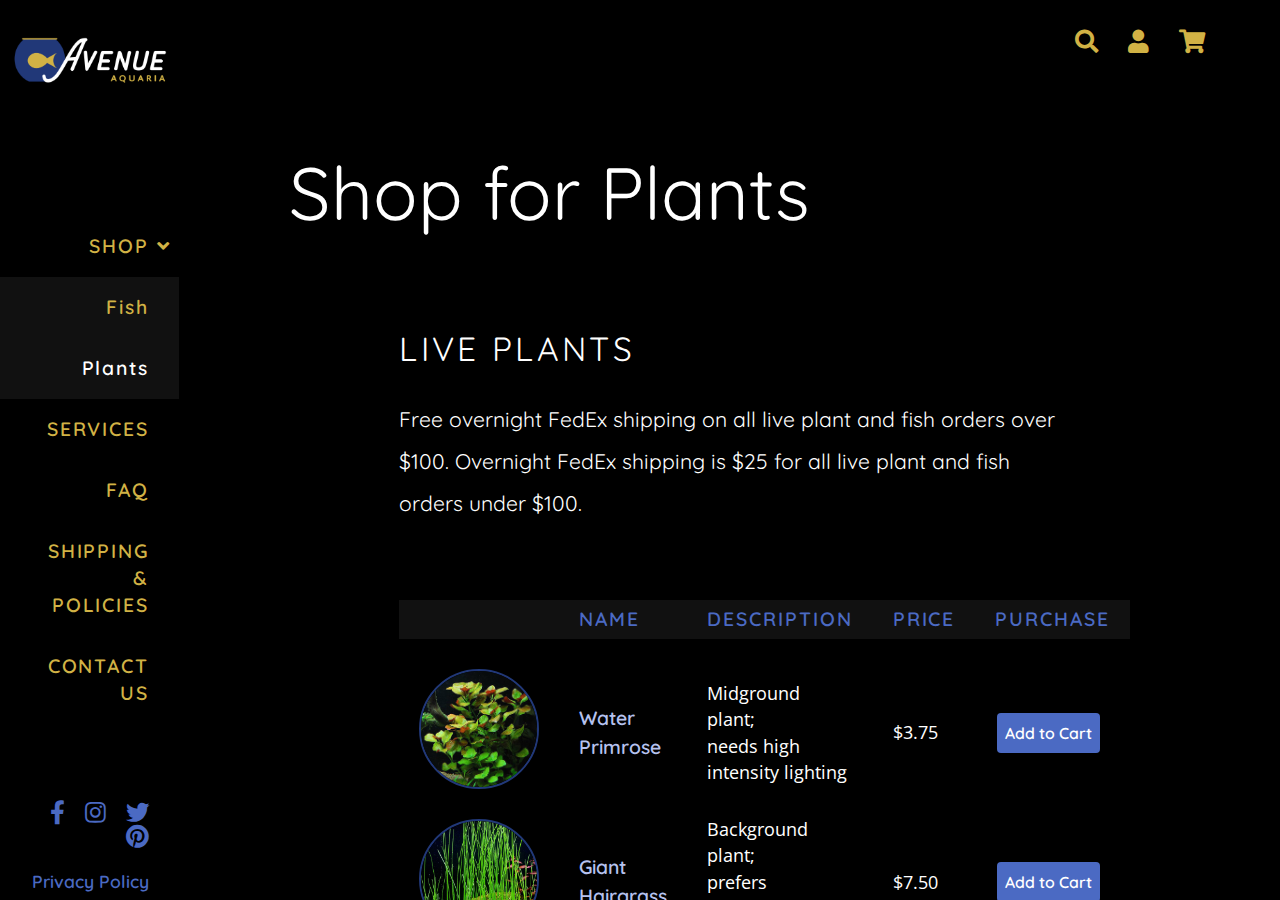
<file: plants.html>
<!DOCTYPE html>
<html lang="en">
<head>
    <meta charset="UTF-8">
    <meta name="viewport" content="width=device-width, initial-scale=1.0">
    <link rel="stylesheet" href="assets/stylesheets/styles.css">
    <link rel="stylesheet" href="assets/stylesheets/responsive.css">
    <link rel="stylesheet" href="https://cdnjs.cloudflare.com/ajax/libs/font-awesome/5.15.1/css/all.min.css">
    <title>AvenueAquaria-ShopPlants</title>
</head>
<body>

    <div class="main-container">

        <div class="menu-btn">
          <i class="fas fa-bars"></i>
        </div>

        <header>
          <div class="logo"><a href="index.html"><span>AvenueAquaria</span></a></div>
          <div>
              <a href="" target="_blank" class="fa fa-search fa-lg pad-right-25"></a>
              <a href="" target="_blank" class="fa fa-user fa-lg pad-right-25"></a>
              <a href="" target="_blank" class="fa fa-shopping-cart fa-lg pad-right-25"></a>
          </div>
      </header>


        <nav>
            <div class="logo"><a href="index.html"><span>AvenueAquaria</span></a></div>
            <div class="close-btn"><i class="fas fa-times"></i></div>
            <div class="nav-menu">
                <div class="side-bar">
                    <div class="menu">
                        <div class="item">
                            <a class="sub-btn">SHOP<i class="fas fa-angle-right dropdown rotate"></i></a>
                            <div class="sub-menu" style="display: block;">
                                <a href="fish.html" class="sub-item">Fish</a>
                                <a href="plants.html" class="sub-item text-white">Plants</a>
                            </div>
                        </div>
                        <div class="item"><a href="services.html">SERVICES</a></div>
                        <div class="item"><a href="faq.html">FAQ</a></div>
                        <div class="item"><a href="storepolicies.html">SHIPPING &amp; <br>POLICIES</a></div>
                        <div class="item"><a href="contact.html">CONTACT US</a></div>
                    </div>
                </div>
            </div>
            <div class="nav-footer">
                <div>
                    <a href="" target="_blank" class="fab fa-facebook-f fa-lg"></a>
                    <a href="" target="_blank" class="fab fa-instagram fa-lg"></a>
                    <a href="" target="_blank" class="fab fa-twitter fa-lg"></a>
                    <a href="" target="_blank" class="fab fa-pinterest fa-lg"></a>
                </div>
                <div class="footer-text">
                Privacy Policy <br>
                &copy; 2024 AvenueAquaria 
                </div>
            </div>
        </nav>

        <main>
            <section class="plants-container">
                <div class="pg-title">
                    <h1>Shop for Plants</h1>
                </div>
             
                <div class="plant-text">
                  <h2 id="plants">LIVE PLANTS</h2>
                  <p>Free overnight FedEx shipping on all live plant and fish orders over $100.  
                    Overnight FedEx shipping is $25 for all live plant and fish orders under $100. 
                  </p>
                </div>

                <div class="plants-table">
                    <table style="border-collapse: collapse; border-spacing: 0px;" id="plantsTable" class="plantstable">

                        <thead >
                          <tr>
                            <th style="cursor: default;"></th>
                            <th class="sort-label" onclick="sortTable(1,'asc')">NAME</th>
                            <th class="sort-label" onclick="sortTable(2,'asc')">DESCRIPTION</th>
                            <th class="sort-label" onclick="sortTable(3,'asc')" >PRICE</th>
                            <th style="cursor: default;">PURCHASE</th>
                          </tr>
                        </thead>
                        <tbody>
                          <tr>
                            <td class="text-cell plantimg" cell-label=""><img class="plant-image" src="./assets/images/waterprimrose.jpg"></td>
                            <td class="text-cell bold" cell-label="Name">Water Primrose</td>
                            <td class="text-cell" cell-label="Description">Midground plant;<br>needs high intensity lighting</td>
                            <td class="text-cell" cell-label="Price">$3.75</td>
                            <td class="text-cell" cell-label="Purchase"><button>Add to Cart</button></td>
                          </tr>
                  
                          <tr>
                            <td class="text-cell plantimg" cell-label=""><img class="plant-image" src="./assets/images/Hairgrass.jpg"></td>
                            <td class="text-cell bold" cell-label="Name">Giant Hairgrass</td>
                            <td class="text-cell" cell-label="Description">Background plant;<br>prefers moderate to high lighting</td>
                            <td class="text-cell" cell-label="Price">$7.50</td>
                            <td class="text-cell" cell-label="Purchase"><button>Add to Cart</button></td>
                          </tr>
                  
                          <tr>
                            <td class="text-cell plantimg" cell-label=""><img class="plant-image" src="./assets/images/Hornwort.jpg"></td>
                            <td class="text-cell bold" cell-label="Name">Hornwort</td>
                            <td class="text-cell" cell-label="Description">Midground plant;<br>prefers moderate to high lighting</td>
                            <td class="text-cell" cell-label="Price">$4.85</td>
                            <td class="text-cell" cell-label="Purchase"><button>Add to Cart</button></td>
                          </tr>
                  
                          <tr>
                            <td class="text-cell plantimg" cell-label=""><img class="plant-image" src="./assets/images/DwarfAnubias.jpg"></td>
                            <td class="text-cell bold" cell-label="Name">Dwarf Anubias</td>
                            <td class="text-cell" cell-label="Description">Foreground plant;<br>needs low lighting</td>
                            <td class="text-cell" cell-label="Price">$5.25</td>
                            <td class="text-cell" cell-label="Purchase"><button>Add to Cart</button></td>
                          </tr>
                  
                          <tr>
                            <td class="text-cell plantimg" cell-label=""><img class="plant-image" src="./assets/images/RedMelonSword.jpg"></td>
                            <td class="text-cell bold" cell-label="Name">Red Melon Sword</td>
                            <td class="text-cell" cell-label="Description">Midground plant;<br>needs high intensity lighting</td>
                            <td class="text-cell" cell-label="Price">$6.15</td>
                            <td class="text-cell" cell-label="Purchase"><button>Add to Cart</button></td>
                          </tr>
                  
                          <tr>
                            <td class="text-cell plantimg" cell-label=""><img class="plant-image" src="./assets/images/MicroSword.jpg"></td>
                            <td class="text-cell bold" cell-label="Name">Micro Sword</td>
                            <td class="text-cell" cell-label="Description">Foreground plant;<br>needs moderate lighting</td>
                            <td class="text-cell" cell-label="Price">$4.00</td>
                            <td class="text-cell" cell-label="Purchase"><button>Add to Cart</button></td>
                          </tr>
                        </tbody>
                
                                       
                      </table>
                </div>

                <div class="plant-text2">
                  <h2 id="chooseplant">CHOOSING A PLANT</h2>
                  <p>With so many choices, it can be difficult to decide which plant is right for your aquarium. Check out this video
                    for helpful plant selection tips. Still have questions? <a class="link-intext" href="contact.html">Contact us</a> for help! 
                  </p>
                </div>
                <div class="plant-video">
                  <div class="plantauto-resizable-iframe">
                    <div>
                      <img class="plant-circlestyle plant-circle1pos" src="assets/images/PurpleCircle.png">
                      <iframe src="https://www.youtube.com/embed/VxqfdC5vk5Q" title="If You are New to Aquatic Plants 
                      You NEED to See This! Guide To Aquatic Plant Types" frameborder="0" allow="accelerometer; autoplay; clipboard-write; 
                      encrypted-media; gyroscope; picture-in-picture; web-share" allowfullscreen></iframe>
                    </div>
                  </div>
                </div>
               
            </section>
          
        </main>

    </div>

    <script src="https://cdnjs.cloudflare.com/ajax/libs/jquery/3.5.1/jquery.min.js"></script>
    <script src="assets/javascripts/scripts.js"></script>  
    <script>
        function sortTable(n,z) {
      var table, rows, switching, i, x, y, shouldSwitch, dir, switchcount = 0;
      table = document.getElementById("plantsTable");
      switching = true;
      //Set the sorting direction to ascending:
      dir = z === "asc" ? "asc" : "desc";
      var headers=table.getElementsByTagName("th");
      for (var i = 0; i < headers.length; i++) {
        headers [i].classList.remove("sorted");
      }
      headers[n].classList.add("sorted");
      
      /*Make a loop that will continue until
      no switching has been done:*/
      while (switching) {
        //start by saying: no switching is done:
        switching = false;
        rows = table.rows;
        /*Loop through all table rows (except the
        first, which contains table headers):*/
        for (i = 1; i < (rows.length - 1); i++) {
          //start by saying there should be no switching:
          shouldSwitch = false;
          /*Get the two elements you want to compare,
          one from current row and one from the next:*/
          x = rows[i].getElementsByTagName("td")[n];
          y = rows[i + 1].getElementsByTagName("td")[n];
          /*check if the two rows should switch place,
          based on the direction, asc or desc:*/
          if (dir == "asc") {
            if (x.innerHTML.toLowerCase() > y.innerHTML.toLowerCase()) {
              //if so, mark as a switch and break the loop:
              shouldSwitch= true;
              break;
            }
          } else if (dir == "desc") {
            if (x.innerHTML.toLowerCase() < y.innerHTML.toLowerCase()) {
              //if so, mark as a switch and break the loop:
              shouldSwitch = true;
              break;
            }
          }
        }
        if (shouldSwitch) {
          /*If a switch has been marked, make the switch
          and mark that a switch has been done:*/
          rows[i].parentNode.insertBefore(rows[i + 1], rows[i]);
          switching = true;
          //Each time a switch is done, increase this count by 1:
          switchcount ++;      
        } else {
          /*If no switching has been done AND the direction is "asc",
          set the direction to "desc" and run the while loop again.*/
          if (switchcount == 0 && dir == "asc") {
            dir = "desc";
            switching = true;
          }
        }
      }
    }
    </script>  
   
</body>
</html>
</file>
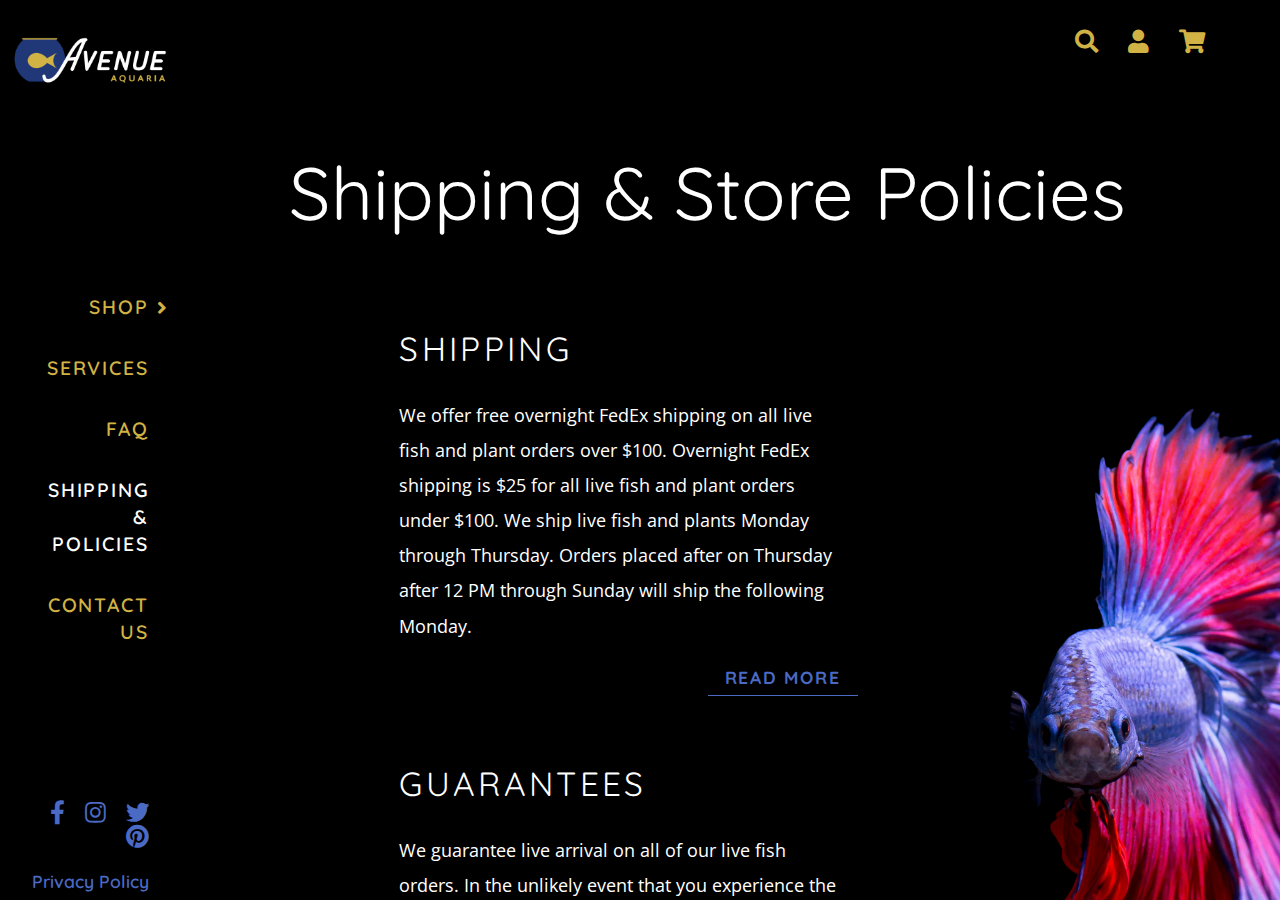
<file: storepolicies.html>
<!DOCTYPE html>
<html lang="en">
<head>
    <meta charset="UTF-8">
    <meta name="viewport" content="width=device-width, initial-scale=1.0">
    <link rel="stylesheet" href="assets/stylesheets/styles.css">
    <link rel="stylesheet" href="assets/stylesheets/responsive.css">
    <link rel="stylesheet" href="https://cdnjs.cloudflare.com/ajax/libs/font-awesome/5.15.1/css/all.min.css">
    <title>AvenueAquaria-Policies</title>
</head>
<body>

    <div class="main-container">
        <div class="menu-btn">
            <i class="fas fa-bars"></i>
        </div>

        <header>
            <div class="logo"><a href="index.html"><span>AvenueAquaria</span></a></div>
            <div>
                <a href="" target="_blank" class="fa fa-search fa-lg pad-right-25"></a>
                <a href="" target="_blank" class="fa fa-user fa-lg pad-right-25"></a>
                <a href="" target="_blank" class="fa fa-shopping-cart fa-lg pad-right-25"></a>
            </div>
        </header>


        <nav>
            <div class="logo"><a href="index.html"><span>AvenueAquaria</span></a></div>
            <div class="close-btn"><i class="fas fa-times"></i></div>
            <div class="nav-menu">
                <div class="side-bar">
                    <div class="menu">
                        <div class="item">
                            <a class="sub-btn">SHOP<i class="fas fa-angle-right dropdown"></i></a>
                            <div class="sub-menu">
                                <a href="fish.html" class="sub-item">Fish</a>
                                <a href="plants.html" class="sub-item">Plants</a>
                            </div>
                        </div>
                        <div class="item"><a href="services.html">SERVICES</a></div>
                        <div class="item"><a href="faq.html">FAQ</a></div>
                        <div class="item"><a class="text-white" href="storepolicies.html">SHIPPING &amp; <br>POLICIES</a></div>
                        <div class="item"><a href="contact.html">CONTACT US</a></div>
                    </div>
                </div>
            </div>
            <div class="nav-footer">
                <div>
                    <a href="" target="_blank" class="fab fa-facebook-f fa-lg"></a>
                    <a href="" target="_blank" class="fab fa-instagram fa-lg"></a>
                    <a href="" target="_blank" class="fab fa-twitter fa-lg"></a>
                    <a href="" target="_blank" class="fab fa-pinterest fa-lg"></a>
                </div>
                <div class="footer-text">
                Privacy Policy <br>
                &copy; 2024 AvenueAquaria 
                </div>
            </div>
        </nav>

        <main>
            <section class="policy-container">
                <div class="pg-title">
                    <h1>Shipping &amp; Store Policies</h1>
                </div>
               
                <div class="text">
                    <h2 id="shipping">SHIPPING</h2>
                    <p>We offer free overnight FedEx shipping on all live fish and plant orders over $100.  
                        Overnight FedEx shipping is $25 for all live fish and plant orders under $100. We ship 
                        live fish and plants Monday through Thursday. Orders placed after on Thursday after 12 PM 
                        through Sunday will ship the following Monday.
                    </p>
                    <button class="accordion-button">READ MORE</button>
                    <p class="overflow">Once your order ships, you will receive an email with your FedEx Tracking Number. Please 
                        <a class=link-intext href="contact.html">contact us</a> immediately if your delivery is delayed or does not arrive on schedule or if 
                        your package arrives damaged. 
                    </p>
                    <h2 id="guarantees">GUARANTEES</h2>
                    <p>We guarantee live arrival on all of our live fish orders. In the unlikely event that you 
                        experience the loss of a fish, we will refund you the cost of the fish that you purchased. 
                        If you experience the loss of all fish in the order, we will also refund you any shipping 
                        costs that you paid. Please be prepared to be home at the time of your delivery, and 
                        <a class=link-intext href="contact.html">contact us</a> immediately (by phone or email) if you experience loss. 
                    </p>
                    <button class="accordion-button">READ MORE</button>
                    <p class="overflow">We guarantee the health of our fish for 30 days after arrival. Please <a class=link-intext href="contact.html">contact us</a>
                        immediately if you have any concerns about the health and well-being of your new fish. In many cases, we can 
                        recommend simple adjustments to husbandry that can prevent the loss of your fish. If you do 
                        experience loss, we will refund you the purchase price of your fish.
                    </p>
                    <h2 id="refunds">REFUNDS &amp; EXCHANGES</h2>
                    <p>If for any reason you are unsatisfied with your new fish or live plants, please 
                        <a class=link-intext href="contact.html">contact us</a> immediately. We offer limited exchanges and returns of live plants 
                        and in-store exchanges of live fish on a case-by-case basis. Please see <a class=link-intext href="#guarantees">Guarantees</a> 
                        for information on our live arrival and health guarantees.
                    </p>
                    <button class="accordion-button">READ MORE</button>
                    <p class="overflow bottom-margin">Most orders can be canceled within four hours of placement for a full refund, 
                        including shipping costs. Shipped orders cannot be canceled. Except for shipping costs associated 
                        with our live arrival and health guarantees, shipping costs are non-refundable. 
                    </p>
                </div>
                <div class="img-pleco">
                </div>

            </section>
          
        </main>

    </div>

    <script src="https://cdnjs.cloudflare.com/ajax/libs/jquery/3.5.1/jquery.min.js"></script>
    <script src="assets/javascripts/scripts.js"></script>    
    <script>
        var a = document.getElementsByClassName("accordion-button");
        var i;

        for (i = 0; i < a.length; i++) {
        a[i].addEventListener("click", function() {
            this.classList.toggle("accordion-active");
            var panel = this.nextElementSibling;
            if (panel.style.maxHeight) {
            panel.style.maxHeight = null;
            this.textContent = "READ MORE";
            } else {
            panel.style.maxHeight = panel.scrollHeight + "px";
            this.textContent = "READ LESS";
            }
        });
        }
    </script>
</body>
</html>
</file>
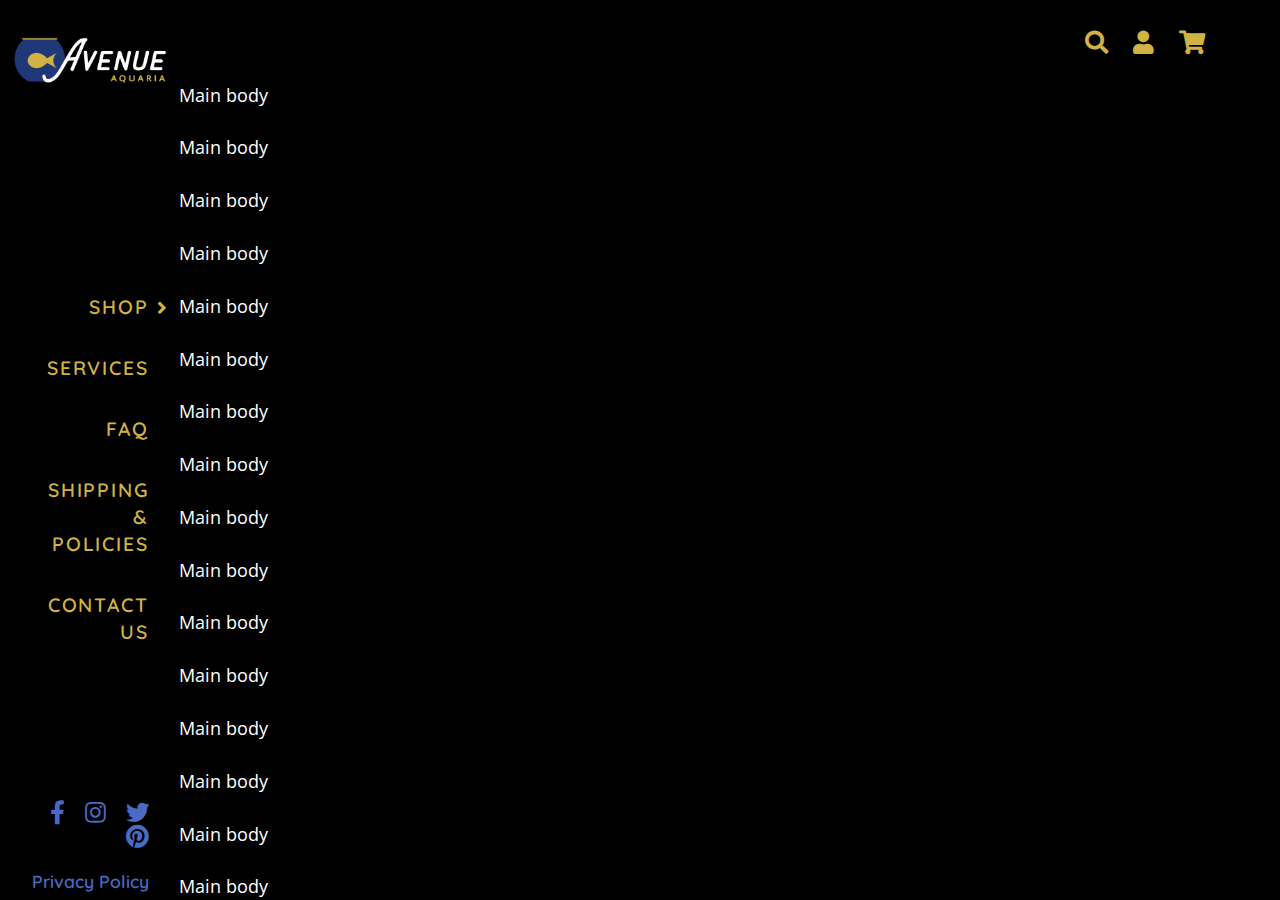
<file: template.html>
<!DOCTYPE html>
<html lang="en">
<head>
    <meta charset="UTF-8">
    <meta name="viewport" content="width=device-width, initial-scale=1.0">
    <link rel="stylesheet" href="assets/stylesheets/styles.css">
    <link rel="stylesheet" href="https://cdnjs.cloudflare.com/ajax/libs/font-awesome/5.15.1/css/all.min.css">
    <script src="https://cdnjs.cloudflare.com/ajax/libs/jquery/3.5.1/jquery.min.js"></script>
    <script src="assets/javascripts/scripts.js"></script>
    <title>PurplePleco</title>
</head>
<body>

    <div class="main-container">

        <header>
            <a href="" target="_blank" class="fa fa-search fa-lg pad-right-25"></a>
            <a href="" target="_blank" class="fa fa-user fa-lg pad-right-25"></a>
            <a href="" target="_blank" class="fa fa-shopping-cart fa-lg pad-right-25"></a>
        </header>


        <nav>
            <div class="logo"><a href="index.html"><span>PurplePleco</span></a></div>
            <div class="nav-menu">
                <div class="side-bar">
                    <div class="menu">
                        <div class="item">
                            <a class="sub-btn">SHOP<i class="fas fa-angle-right dropdown"></i></a>
                            <div class="sub-menu">
                                <a href="#" class="sub-item">Fish</a>
                                <a href="#" class="sub-item">Plants</a>
                            </div>
                        </div>
                        <div class="item"><a href="#">SERVICES</a></div>
                        <div class="item"><a href="#">FAQ</a></div>
                        <div class="item"><a href="#">SHIPPING & <br>POLICIES</a></div>
                        <div class="item"><a href="#">CONTACT US</a></div>
                    </div>
                </div>
            </div>
            <div class="nav-footer">
                <div>
                    <a href="" target="_blank" class="fab fa-facebook-f fa-lg"></a>
                    <a href="" target="_blank" class="fab fa-instagram fa-lg"></a>
                    <a href="" target="_blank" class="fab fa-twitter fa-lg"></a>
                    <a href="" target="_blank" class="fab fa-pinterest fa-lg"></a>
                </div>
                <div class="footer-text">
                Privacy Policy <br>
                &copy; 2024 PurplePleco 
                </div>
            </div>
        </nav>

        <main>
            <p>Main body</p>
            <p>Main body</p><p>Main body</p><p>Main body</p><p>Main body</p><p>Main body</p><p>Main body</p><p>Main body</p><p>Main body</p><p>Main body</p><p>Main body</p><p>Main body</p><p>Main body</p><p>Main body</p><p>Main body</p><p>Main body</p><p>Main body</p><p>Main body</p><p>Main body</p><p>Main body</p><p>Main body</p><p>Main body</p><p>Main body</p><p>Main body</p><p>Main body</p><p>Main body</p><p>Main body</p><p>Main body</p>
        </main>

    </div>
    
</body>
</html>
</file>
<file: assets/stylesheets/styles.css>
* {
    box-sizing: border-box;
}

@font-face {
  font-family: "Quicksand SemiBold";
  src: url("../fonts/Quicksand-SemiBold.ttf") format("truetype");
}

@font-face {
    font-family: "Quicksand Bold";
    src: url("../fonts/Quicksand-Bold.ttf") format("truetype");
}

@font-face {
    font-family: "OpenSans Regular";
    src: url("../fonts/OpenSans-Regular.ttf") format("truetype");
}

@font-face {
    font-family: "Quicksand Regular";
    src: url("../fonts/Quicksand-Regular.ttf") format("truetype");
} 


/* layout styles */

body {
    font-family: "OpenSans Regular";
    font-weight: normal;
    font-size: 1.1em;
    color: white;
    line-height: 2.0;
    background-color: #222222;
    margin: 0;
}

.main-container {
    display: grid;
    grid-template-columns: minmax(160px, 14%) 1fr;
    grid-template-rows: 60px 1fr;
    grid-template-areas: 
    "grid-nav grid-head"
    "grid-nav grid-main";
    max-width: 1800px;
    height: 100vh;
    margin: 0 auto;
    overflow: hidden;
    background-color: black;
}

header {
    grid-area: grid-head;
    display: flex;
    align-items: center;
    justify-content: flex-end;
    padding-right: 50px;
    padding-top: 25px;
    background-color: black;
    color: #b6c2ef;
}

header .logo {
    display: none;
}

nav {
    grid-area: grid-nav;
    height: 100vh;
    display: flex;
    flex-direction: column;
    justify-content: space-between;
    background-color: black;
    line-height: 1.4;
    transition: 0.6s ease;
    transition-property: left;
}

main {
    grid-area: grid-main;
    height: 100%;
    overflow-y: scroll;
    scrollbar-width: none;
    background-color: black;
}

main::-webkit-scrollbar {
    display: none;
}

/* format styles */

header a {
    color:#d1b245;
}

a {
    text-decoration: none;
}

.pad-right-25 {
    padding-right: 25px;
}

.hide {
    visibility: hidden;
}
/* styles for nav */

.logo {
    position: relative;
    width: 100%;
    height: 140px;
}

.logo a {
    position: absolute;
    display: block;
    width: 88%;
    min-height: 100%;
    background: url(../images/AALogoInDesignCropped.png) no-repeat 0 0;
    background-size: contain;
    z-index: 1;
    top: 25%;
    right: 10px;
}

.logo a span {
    display: none;
}

.nav-menu {
    width: 100%;
    height: auto;
    text-align: right;
}

.nav-footer {
    width: 100%;
    height: 100px; 
    text-align: right;
    padding-right: 30px;
}

.nav-footer a {
    color:#4b6ac3;
    padding-left: 15px;
}

.footer-text {
    color:#4b6ac3;
    font-family: "Quicksand SemiBold";
    padding-top: 20px;
}

.side-bar{
    background-color: black;
    overflow-y: auto;
    transition: 0.6s ease;
    transition-property: left;
}
   
.side-bar.active{
    left: 0;
}
   
.side-bar .menu{
    width: 100%;
}
   
.side-bar .menu .item{
    position: relative;
    cursor: pointer;
}
   
.side-bar .menu .item a{
    font-size: 1.1em;
    font-family: "Quicksand SemiBold";
    color: #d1b245;
    letter-spacing: 0.1em;
    text-decoration: none;
    display: block;
    padding: 17px 30px;
}
   
.side-bar .menu .item a:hover{
    background: #4b6ac3;
    transition: 0.3s ease;
}
   
.side-bar .menu .item a .dropdown{
    position: absolute;
    right: -10px;
    margin: 4px 20px;
    transition: 0.3s ease;
}
   
.side-bar .menu .item .sub-menu{
    background: #111111;
    display: none;
}
   
.rotate{
    transform: rotate(90deg);
}
   
.close-btn{
    position: absolute;
    color: #fff;
    font-size: 20px;
    right: 0;
    margin: 25px;
    cursor: pointer;
    visibility: hidden;
    z-index: 4;
}
   
.menu-btn{
    position: absolute;
    color: #fff;
    font-size: 20px;
    margin: 25px;
    cursor: pointer;
    visibility: hidden;
}
   
/* Styles for Hero Page */
 
@-webkit-keyframes fadeInUpSD {0% {opacity: 0;-webkit-transform: translateY(-500px);transform: translateY(-500px);}100% {opacity: 1;-webkit-transform: none;transform: none;}}
@keyframes fadeInUpSD {0% {opacity: 0;-webkit-transform: translateY(-500px);transform: translateY(-500px);}100% {opacity: 1;-webkit-transform: none;transform: none;}}
.fadeInUpSD {-webkit-animation-name: fadeInUpSD;animation-name: fadeInUpSD;}

.heroslider {
    height: 100%;
}

.text-white {
    color: #fff !important;
}

.hero-slide {
    height: 100vh;
    display: flex !important;
    align-items: flex-end;
    position: relative;
}

.hero-slide .container {
    z-index: 1;
    position: relative;
}

.hero-slider .slide-content {
    width: 100%;
    height: 100%;
    position: absolute !important;
    top: 6% !important;
    left: 15% !important;
    opacity: 0;
}

.slick-active .slide-content {
    animation-name: fadeInUpSD;
    animation-duration: 1s;
    opacity: 1;
}

.slide-content .h1 {
    font-weight: normal;
    font-size: 4.2em;
    font-family: "Quicksand Regular" !important;
    line-height: 1.4;
    margin-bottom: 80px;
}

.slide-content a {
    font-family: "Quicksand Bold" !important;
    font-size: 1.3em;
    letter-spacing: 0.1em;
}

.slide-content button {
    background-color: #4b6ac3;
    border: none;
    color: #fff;
    padding: 15px 32px;
    text-align: center;
    text-decoration: none;
    display: inline-block;
    margin: 4px 2px;
    border-radius: 4px;
    cursor: pointer;
}

.slide-content button:hover {
    background-color: #b6c2ef;
}

.slide-content button:hover a {
    color: #4b6ac3 !important;
}

.slide-content {
    width: 100% !important;;
}

.slide-btn {
    position: relative;
    padding-left: 0;
}

.slider_1 {
    background-image: url('../images/SplashGoldfishRotate.png');
    background-size: 800px;
    background-position: 700px -50px;
    background-repeat: no-repeat !important;
}

.slider_2 {
    background-image: url('../images/SplashYellowSelectRotate.png') !important;
    background-size: 1040px;
    background-position: 600px 200px;
    background-repeat: no-repeat !important;
}
.slider_3 {
    background-image: url('../images/SplashBlueSelectRotate.png') !important;
    background-size: 740px;
    background-position: 750px 70px;
    background-repeat: no-repeat !important;
}

.container {
    width: 100%;
    height: 100%;
}

.slick-slide {
    height: 100vh !important;
}

.lavendar {
    color: #b6c2ef;
}

/* styles for store policy page */

.policy-container {
    display: grid;
    grid-template-columns: repeat(10, 1fr);
    grid-template-rows: repeat(3, auto);
    background-image: url('../images/PurpleFishSelect.png');
    background-position: 75vw 390px;
    background-size: 540px auto;
    background-repeat: no-repeat; 
    background-attachment: fixed;
}

.pg-title {
    grid-row: 1/2;
    grid-column: 2/span 8;
}

.policy-container .text {
    grid-row: 3/4;
    grid-column: 3/span 4;
}

.policy-container .img-pleco {
    grid-row: 3/4;
    grid-column: 7/span 4;
}

.pg-title h1 {
    font-family: "Quicksand Regular";
    color: #ffffff;
    font-weight: normal;
    font-size: 4.2em; 
    margin-top: 70px;
    margin-bottom: 5px;
    line-height: 1.7;
}

.policy-container .text h2 {
    color: #fff;
    font-family: "Quicksand Regular";
    font-weight: normal;
    font-size: 1.9em;
    letter-spacing: 0.1em;
    margin-top: 60px;
    margin-bottom: 20px;
    line-height: 1.7;
}

.policy-container .text p {
    margin-bottom: 5px;
    margin-top: 0;
}

.bottom-margin {
    margin-bottom: 150px !important;
}

.link-intext {
    font-family: "OpenSans Regular";
    font-weight: normal;
    font-size: 1.1em;
    color:#b6c2ef;
    line-height: 2.0;
}

.overflow {
    max-height: 0;
    overflow: hidden;
    transition: max-height 0.5s ease-in;
}

.accordion-button {
    width: 150px;
    background-color: black;
    border: none;
    border-bottom: 1px solid #4b6ac3;
    color:#4b6ac3;
    padding-bottom: 7px;
    padding-top: 7px;
    text-align: center;
    text-decoration: none;
    display: inline-block;
    margin-left: 70%;
    margin-top: 10px;
    cursor: pointer;
    font-family: "Quicksand Bold";
    font-weight: normal;
    font-size: 1em;
    letter-spacing: 0.1em;
    box-shadow: 0 0 0 0 #4b6ac3 inset;
    transition: all 0.5s ease-out;
}

.accordion-button:hover {
    box-shadow: 0 -100px 0 0 #4b6ac3 inset;
    color: black;
    
}

.accordion-active {
    background-color: #4b6ac3;
    color: black;
}

/* styles for FAQ page */

.faq-container {
    display: grid;
    grid-template-columns: repeat(10, 1fr);
    grid-template-rows: repeat(5, auto);
}

.faq1-text {
    grid-row: 3/4;
    grid-column: 3/span 4;
    margin-bottom: 50px;
    margin-top: 0px;
}

.faq1-img {
    grid-row: 3/4;
    grid-column: 7/span 4;
    position: relative;
}

.img1pos {
    position: absolute;
    top: 15px; 
    left: 10px;
}

.faq2-text {
    grid-row: 4/5;
    grid-column: 5/span 4;
    margin-bottom: 50px;
}

.faq2-img {
    grid-row: 4/5;
    grid-column: 1/span 4;
    position: relative;
}

.img2pos {
    position: absolute;
    top: 10px; 
    left: 100px;
}

.faq3-text {
    grid-row: 5/6;
    grid-column: 2/span 4;
    margin-bottom: 250px;
}

.faq3-img {
    grid-row: 5/6;
    grid-column: 6/span 5;
    position: relative;
}

.img3pos {
    position: absolute;
    top: 80px; 
    left: 30px;
    transform: scaleX(-1);
}

.faq-container h2 {
    color: #fff;
    font-family: "Quicksand Regular";
    font-weight: normal;
    font-size: 1.9em;
    letter-spacing: 0.1em;
    margin-top: 90px;
    margin-bottom: 25px;
}

.faq-q {
    color: #fff;
    background-color: #111111;
    padding: 5px 20px;
    margin-bottom: 0;
    margin-top: 15px;
    position: relative;
}

.faq-a {
    max-height: 0;
    overflow-y: hidden;
    transition: max-height 0.3s ease-out;
    margin: 0;
}

.faq-active {
    color:#d1b245;
}

.faq-q:hover {
    color: #d1b245;
    cursor: pointer;
}

.faq-q:after {
    content: '\002b';
    font-weight: bold;
    float: right;
    margin-right: 5px;
    color:#4b6ac3;
    display: flex;
    height: 100%;
    align-items: center;
    position: absolute;
    top: 0;
    right: 0;
}

.faq-active:after {
    content: '\2212';
}

/* --------- Styles For Animation on Scroll ---------------- */
 
.slideanim-left {
    visibility:hidden;
}
 
.slideanim-left.slide {
    visibility: visible;
    animation:slideL 1.5s;}
 
.slideanim-right {
    visibility:hidden;
}
.slideanim-right.slide {
    visibility: visible;
    animation:slideR 1.5s;}
 
@keyframes slideL {
    0% {
        opacity: 0;
        transform: translatex(100%);
    }
    100% {
        opacity: 1;
        transform: translatex(0);
    }
}
@keyframes slideR {
    0% {
        opacity: 0;
        transform: translatex(-100%);
    }
    100% {
        opacity: 1;
        transform: translatex(0);
    }
}


/* styles for services page */

.services-container {
    display: grid;
    grid-template-columns: repeat(10, 1fr);
    grid-template-rows: repeat(5, auto);
} 

.service1-text {
    grid-row: 3/4;
    grid-column: 5/span 4;
    margin-top: 60px;
    margin-bottom: 160px;
    position: relative;
}

.service1-img {
    grid-row: 3/4;
    grid-column: 3/span 2;
    position: relative;
    margin-top: 60px;
}

.ser-img1pos {
    position: absolute;
    top: 60px; 
    left: -70px;
}

.ser-imgstyle {
    border-radius: 50%;
    width: 110%;
    border: solid 3px #b6c2ef;
}

.ser-circlestyle {
    width: 110%;
}

.ser-circle1pos {
    position: absolute;
    top: 60px; 
    left: -70px;
    transform: translate(-10%, -10%);
    z-index: 0;
}

.service2-text {
    grid-row: 4/5;
    grid-column: 3/span 4;
    margin-bottom: 160px;
}

.service2-img {
    grid-row: 4/5;
    grid-column: 7/span 2;
    position: relative;
}

.ser-img2pos {
    position: absolute;
    top: 60px; 
    left: 70px;
}

.ser-circle2pos {
    position: absolute;
    top: 60px; 
    left: 70px;
    transform: translate(-10%, -10%);
    z-index: 0;
}

.service3-text {
    grid-row: 5/6;
    grid-column: 5/span 4;
}

.service3-img {
    grid-row: 5/6;
    grid-column: 3/span 2;
    position: relative;
}

.ser-img3pos {
    position: absolute;
    top: 60px; 
    left: -70px;
}

.ser-circle3pos {
    position: absolute;
    top: 60px; 
    left: -70px;
    transform: translate(-10%, -10%);
    z-index: 0;
}

.services-container h2 {
    color: #ffffff;
    font-family: "Quicksand Regular";
    font-weight: normal;
    font-size: 1.9em;
    letter-spacing: 0.1em;
    margin-top: 60px;
    margin-bottom: 20px;
    line-height: 1.7;
}

.services-container p {
    margin-top: 0;
    margin-bottom: 5px;
}

/* styles for contact us page */

.contact-container {
    display: grid;
    grid-template-columns: repeat(10, 1fr);
    grid-template-rows: repeat(5, auto);
    background-image: url('../images/ContactGoldfishSelect.png');
    background-position: 75vw 380px;
    background-size: 500px auto;
    background-repeat: no-repeat; 
    background-attachment: fixed;
} 

.contact-text {
    grid-row: 3/4;
    grid-column: 6/span 3;
    margin-bottom: 50px;
    margin-top: 120px;
    position: relative;
}

.contact-img {
    grid-row: 3/4;
    grid-column: 3/span 3;
    position: relative;
    margin-top: 120px; 
}

.contact-text2 {
    grid-row: 4/5;
    grid-column: 3/span 5;
    margin-bottom: 80px;
    margin-top: 70px;
    position: relative;  
}

.contact-form {
    grid-row: 5/6;
    grid-column: 3/span 6;
    margin-top: 0px;
}

.contact-container h2 {
    color:#ffffff;
    font-family: "Quicksand Regular";
    font-weight: normal;
    font-size: 1.9em;
    letter-spacing: 0.1em;
    margin-top: 10px;
    margin-bottom: 10px;
    line-height: 1.7;
}

.contact-container p {
    margin-top: 0px;
    margin-bottom: 35px;
    }

.cimgpos {
    position: absolute;
    top: 0px; 
    left: 25px;
}

.cimgstyle {
    border-radius: 50%;
    width: 77%;
    border: solid 2px #4b6ac3;
}

.con-circlestyle {
    width: 77%;
}

.con-circle1pos {
    position: absolute;
    top: 0px; 
    left: 25px;
    transform: translate(-10%, -10%);
    z-index: 0;
}

.contact-img img:hover {
    opacity: 0.7;
}

.contact-form form {
    margin-top: 40px;
    margin-left: 5%;
}

.contact-form input {
    width: 70%;
    margin-bottom: 20px;
    background-color: #222222;
    border-color:#213878;
    border-style: none inset inset none;
}

.contact-form label {
    color: #ffffff;
}

.contact-form button {
    background-color: #4b6ac3;
    border: none;
    color: #fff;
    padding: 15px 32px;
    text-align: center;
    text-decoration: none;
    display: inline-block;
    margin: 14px 2px;
    border-radius: 4px;
    cursor: pointer; 
    font-family: "Quicksand SemiBold";
    font-size: 1em;
    font-weight: normal;
    letter-spacing: 0.1; 
}

.storefront {
    width: 90%;
    border-radius: 30px;
    margin: auto;
}

/* styles for plants page */

.plants-container {
    display: grid;
    grid-template-columns: repeat(10, 1fr);
    grid-template-rows: repeat(5, auto);
}

.plant-text {
    grid-row: 3/4;
    grid-column: 3/span 6;
    margin-bottom: 35px;
    margin-top: 60px;
    position: relative;  
}

.plant-text2 {
    grid-row: 5/6;
    grid-column: 3/span 3;
    margin-bottom: 230px;
    margin-top: 110px;
    position: relative; 
    padding-right: 20px; 
}

.plant-video {
    grid-row: 5/6;
    grid-column: 6/span 3;
    margin-bottom: 230px;
    margin-top: 110px;
    position: relative; 
}

.plant-text h2, .plant-text2 h2 {
    color:#ffffff;
    font-family: "Quicksand Regular";
    font-weight: normal;
    font-size: 1.9em;
    letter-spacing: 0.1em;
    margin-top: 0px;
    margin-bottom: 20px;
    line-height: 1.7;
}

.plant-text p {
    color: #ffffff;
    font-family: "Quicksand Regular";
    font-size: 1.2em;
    margin-top: 0px;
}

.plant-text2 p {
    margin-top: 0;
}

.plants-table {
    grid-row: 4/5;
    grid-column: 3/span 6;
    margin-top: 20px;
    margin-bottom: 20px;
    border: 0px;
    border-collapse: collapse !important;
    line-height: 1.5;
}

.text-cell {
    position: relative;
    max-width: 400px;
    min-width: 100px;
    border: 0px;
    text-align: left;
    padding: 10px 20px;
}

tbody tr:first-child td {
    padding-top: 30px !important; 
}

.plantimg {
    height: 125px;
    text-align: center;
}

.plantstable th {
    color: #4b6ac3;
    background-color:#111111;
    border: none;
    text-align: left;
    font-family: "Quicksand SemiBold";
    font-weight: normal;
    font-size: 1.1em;
    padding: 5px 20px;
    position: sticky;
    top: 0;
    z-index: 2;
    cursor: pointer;
    letter-spacing: 0.1em;
}

.sort-label:hover {
    color: #b6c2ef;
}

.sorted {
    color: #b6c2ef !important;
}

.plant-image {
    width: 120px;
    border-radius: 50%;
    border: solid 2px #213878;
}

.bold {
    font-family: "Quicksand SemiBold";
    font-weight: normal;
    font-size: 1.1em;
    color: #b6c2ef;
}

.sortselect {
    width: 100%;
    color: #ffffff;
    text-align: center;
    display: none;
    border: 0;
}

.plants-table button {
    background-color: #4b6ac3;
    border: none;
    color: #fff;
    padding: 10px 8px;
    text-align: center;
    text-decoration: none;
    display: inline-block;
    margin: 14px 2px;
    border-radius: 4px;
    cursor: pointer;
    font-family: "Quicksand SemiBold";
    font-size: 0.9em;
    font-weight: normal; 
}

.plants-table button:hover {
    color: #b6c2ef;
}

/* START YOU TUBE STYLES PLANT PAGE */
.plantauto-resizable-iframe {
    max-width: 420px;
    margin: 0px auto;
}

.plantauto-resizable-iframe > div {
    position: relative;
    padding-bottom: 65%;
    height: 0px;
}

.plantauto-resizable-iframe iframe {
    position: absolute;
    top: 80px;
    left: 0px;
    width: 80%;
    height: 80%;
    border: 2px solid #b6c2ef;
}
/* END YOU TUBE STYLES PLANT PAGE*/

.plant-circlestyle {
    width: 95%;
}

.plant-circle1pos {
    position: absolute;
    top: 80px;
    left: 0px;
    transform: translate(10%, -20%);
    z-index: 0;
}

/* styles for fish page */

.fish-container {
    display: grid;
    grid-template-columns: repeat(10, 1fr);
    grid-template-rows: repeat(5, auto);
}

.fish-text {
    grid-row: 3/4;
    grid-column: 3/span 6;
    margin-bottom: 35px;
    margin-top: 60px;
    position: relative;  
}

.fish-text2 {
    grid-row: 5/6;
    grid-column: 3/span 3;
    margin-bottom: 230px;
    margin-top: 110px;
    position: relative; 
    padding-right: 20px; 
}

.fish-video {
    grid-row: 5/6;
    grid-column: 6/span 3;
    margin-bottom: 230px;
    margin-top: 110px;
    position: relative; 
}

.fish-text h2, .fish-text2 h2 {
    color:#ffffff;
    font-family: "Quicksand Regular";
    font-weight: normal;
    font-size: 1.9em;
    letter-spacing: 0.1em;
    margin-top: 0px;
    margin-bottom: 20px;
    line-height: 1.7;
}

.fish-text p {
    color: #ffffff;
    font-family: "Quicksand Regular";
    font-size: 1.2em;
    margin-top: 0px;
}

.fish-text2 p {
    margin-top: 0;
}

.product-container {
    grid-row: 4/5;
    grid-column: 3/span 6;
    position: relative;
    display: flex;
    flex-wrap: wrap;
    justify-content: space-between;
    align-items: center;
    width: 100%; 
}

.product {
    width: 240px;
    
}

.product .product-card {
    z-index: 1;
    position: relative;
    height: 250px;
    width: 200px;
    margin: 40px;
}

.product .product-card .product-img {
    z-index: 1;
    position: absolute;
    height: 200px;
    width: 200px;
    top: 30%;
    left: 50%;
    transform: translate(-50%, -50%);
    border: solid 2px #213878;
    background-color: black;
    border-radius: 50%;
}

.product .product-card .product-img img {
    width: 90%;
    height: 90%;
    margin: 0;
    position:absolute;
    top: 50%;
    left: 50%;
    transform: translate(-50%, -50%);
}

.product-card .name {
    z-index: 2;
    color: #ffffff;
    position: absolute;
    width: 100%;
    text-align: center;
    bottom: 10px;
    font-family: "Quicksand Semibold";
    font-weight: normal;
    letter-spacing: 0em;
    font-size: 1.2em;
}

.product-card .overlay-container {
    clip-path: circle(50% at center);
    height: 200px;
    width: 200px;
    position: absolute;
    top: 0;
    overflow: hidden;    
}

.product-card .overlay-text {
    background-color: #4b6ac380;
    border: 0px;
    height: 0;
    width: 200px;
    position: absolute;
    bottom: 0;
    left: 0;
    transition: 0.5s ease;
    overflow: hidden;
}

.product-card .overlay-container:hover .overlay-text{
    height: 50% !important;
    cursor: pointer;
}

.product-card .text {
    position: absolute;
    top: 50%;
    left: 50%;
    color: #fff;
    text-align: center;
    transform: translate(-50%, -50%);
    font-family: "Quicksand Bold";
    font-weight: normal;
    font-size: 1.2em;
}

/* Styles for product popup */

.product .popup-view {
    z-index: 2;
    background-color: #00000099;
    position: fixed;
    top: 0;
    right: 0;
    bottom: 0;
    left: 0;
    display: flex;
    justify-content: center;
    align-items: center;
    opacity: 0;
    visibility: hidden;
    transition: 0.5s;
}

.product .popup-view.active {
    opacity: 1;
    visibility: visible;
}

.product .popup-card {
    position: relative;
    display: flex;
    width: 1000px;
    height: 500px;
    margin: 20px;
    border: none;
    background-color: #111111;
    border-radius: 30px;
}

.product .popup-card .product-img {
    z-index: 2;
    position: relative;
    display: flex;
    justify-content: center;
    align-items: center;
    width: 45%;
    height: 100%;
    border-bottom-left-radius: 30px;
    border-top-left-radius: 30px;
    padding-left: 50px;
}

.product .popup-card .product-img img {
    z-index: 2;
    position: relative;
    width: 90%;
    left: 0;
    border: none;
    border-radius: 50%;
    padding: 30px;
    background-color: #000000;
}

.product .popup-card .info {
    z-index: 2;
    display: flex;
    flex-direction: column;
    width: 55%;
    height: 100%;
    padding: 40px 70px 40px 40px;
    border-radius: 0 30px 30px 0;
}

.product .popup-card .close-btn {
    color:#fff; 
    z-index: 3;
    position: absolute;
    right: 10px;
    font-size: 20px;
    margin: 20px;
    cursor: pointer;
    visibility: visible;
}

.product .popup-card h2 {
    font-family: "Quicksand Semibold";
    font-weight: normal;
    letter-spacing: 0.1em;
    font-size: 1.7em;
    color: #ffffff;
    margin-bottom: 0px;  
}

.product .popup-card p {
    font-family: "OpenSans Regular";
    font-size: 1em;
    line-height: 1.6;
    color:#ffffff;

}

.product .popup-card .price {
    font-family: "Quicksand Semibold";
    font-weight: normal;
    font-size: 1.4em;
    color: #fff; 
}

.product .popup-card .add-cart-btn {
    background-color: #4b6ac3;
    border: none;
    color: #fff;
    padding: 10px 8px;
    width: 160px;
    text-align: center;
    text-decoration: none;
    margin: 14px 2px;
    border-radius: 4px;
    cursor: pointer;
    font-family: "Quicksand Bold";
    font-size: 1em;
    font-weight: normal;    
}

/* START YOU TUBE STYLES FISH PAGE */
.auto-resizable-iframe {
    max-width: 420px;
    margin: 0px auto;
}

.auto-resizable-iframe > div {
    position: relative;
    padding-bottom: 65%;
    height: 0px;
}

.auto-resizable-iframe iframe {
    position: absolute;
    top: 80px;
    left: 0px;
    width: 80%;
    height: 80%;
    border: 2px solid #b6c2ef;
}
/* END YOU TUBE STYLES FISH PAGE*/

.fish-circlestyle {
    width: 95%;
}

.fish-circle1pos {
    position: absolute;
    top: 80px;
    left: 0px;
    transform: translate(10%, -20%);
    z-index: 0;
}
</file>
<file: assets/stylesheets/responsive.css>
/*RESPONSIVE STYLES*/

@media screen and (max-width: 1550px) {
    .slider_1 {
        background-size: 680px;
        background-position: 650px -50px;
    }
    
    .slider_2 {
        background-size: 950px;
        background-position: 570px 210px;
    }
    .slider_3 {
        background-size: 640px;
        background-position: 720px 90px;
    }
}



@media screen and (max-width: 1440px) {
    .slider_1 {
        background-size: 580px;
        background-position: 550px 60px;
    }
    
    .slider_2 {
        background-size: 850px;
        background-position: 550px 230px;
    }
    .slider_3 {
        background-size: 560px;
        background-position: 660px 150px;
    }  
}



@media screen and (max-width: 1200px) {
    .slider_1 {
        background-size: 500px;
        background-position: 480px 160px;
    }
    
    .slider_2 {
        background-size: 750px;
        background-position: 500px 260px;
    }
    .slider_3 {
        background-size: 490px;
        background-position: 600px 240px;
    } 
}




@media screen and (max-width: 1024px) {
    .main-container {
        display: grid;
        grid-template-columns: 1fr;
        grid-template-rows: 100px 1fr;
        grid-template-areas: 
        "grid-head"
        "grid-main";
    }

    .logo {
        visibility: hidden;
        height: 50px;
    }

    header {
        justify-content: space-between;
        align-items: start;
    }

    header .logo {
        display: inline;
        visibility: visible;
        display: inline;
        height: 100px;
        width: 175px;
        margin-left: 50px;
    }

    .logo a {
        top: 0;
    }

    nav {
        position: absolute;
        left: -100%;
        width: 30%;
        min-width: 200px;
        height: 100vh;
        overflow-y: hidden;
        z-index: 4;
    }

    .menu-btn {
        visibility: visible;
    }

    nav .close-btn {
        visibility: visible;
    }

    .slide-content .h1 {
        font-size: 3.5em;
        margin-bottom: 70px;
    }

    .slider_1 {
        background-size: 500px;
        background-position: 410px 100px;
    }
    
    .slider_2 {
        background-size: 750px;
        background-position: 480px 200px;
    }
    .slider_3 {
        background-size: 500px;
        background-position: 530px 140px;
    }

    .pg-title h1 {
        font-size: 3.3em; 
        margin-top: 40px;
    }

    /*fish and plants*/
    .plants-table {
        grid-column: 2/span 8;
    }

    .plant-text, .fish-text {
        grid-column: 2/span 8;
        margin-top: 40px;
    }

    .plant-text2, .fish-text2 {
        grid-column: 2/span 4;
        margin-top: 90px;
    }

    .plant-video, .fish-video {
        grid-column: 6/span 4;
        margin-top: 90px;
    }
    
    .plant-text h2, .plant-text2 h2, .fish-text h2, .fish-text2 h2 {
        font-size: 1.8em;
        line-height: 1.4;
    }
    
    .plant-text p, .fish-text p {
        font-size: 1.1em;
    }

    .plantauto-resizable-iframe iframe, .auto-resizable-iframe iframe {
        left: 20px;   
    }

    .plant-circle1pos, .fish-circle1pos {
        left: 20px;
    } 

    /*store policies*/
    .policy-container .text h2 {
        font-size: 1.8em;
        line-height: 1.4;
        margin-top: 40px;
    }

    /*services*/
    .services-container h2 {
        font-size: 1.8em;
        line-height: 1.4;
    }

    .ser-imgstyle {
        width: 125%;
    }
    
    .ser-circlestyle {
        width: 125%;
    }

    .service1-text {
        grid-column: 5/span 5;
        padding-left: 20px;
        margin-bottom: 120px;
        margin-top: 40px;
    }

    .service1-img {
        margin-top: 40px;
    }

    .service2-text {
        grid-column: 2/span 5;
        margin-bottom: 120px;
    }

    .service3-text {
        grid-column: 5/span 5;
        padding-left: 20px;
    }

    /*contact*/

    .contact-container {
        background-position: 75vw 380px;
        background-size: 400px auto;
    } 

    .contact-text {
        margin-top: 100px;
    }

    .contact-img {
        margin-top: 110px;
    }

    .contact-text2 {
        margin-top: 10px;
        margin-bottom: 70px;
    }

    .contact-container h2 {
        font-size: 1.8em;
        line-height: 1.4;
    }

    .contact-form input {
        width: 80%;
    }

    .contact-form h2 {
        font-size: 1.4em !important;
    }

    .cimgstyle {
        width: 90%;
    }
    
    .con-circlestyle {
        width: 90%;
    }

    .cimgpos {
        position: absolute;
        top: 0px; 
        left: -10px;
    }

    .con-circle1pos {
        position: absolute;
        top: 0px; 
        left: -10px;
        transform: translate(-10%, -10%);
        z-index: 0;
    }

    /*faq*/

    .faq-container h2 {
        font-size: 1.8em;
        line-height: 1.4;
        margin-top: 70px;
    }

    .faq-container p {
        line-height: 1.6;
    }

    .img1pos {
        top: 10px; 
        left: 40px;
        width: 425px !important;
    }

    .img2pos {
        top: 10px; 
        left: 50px;
        width: 320px !important;
    }

    .img3pos {
        top: 50px; 
        left: 20px;
        width: 320px !important;
    }    

}



@media screen and (max-width: 1024px) and (min-height: 1366px) {
    .slider_1 {
        background-size: 800px;
        background-position: 250px 250px;
    }
    
    .slider_2 {
        background-size: 1040px;
        background-position: 170px 400px;
    }
    .slider_3 {
        background-size: 740px;
        background-position: 210px 320px;
    }
}



@media screen and (max-width: 820px) and (min-height: 1180px) {
    .slider_1 {
        background-size: 650px;
        background-position: 250px 250px;
    }
    
    .slider_2 {
        background-size: 840px;
        background-position: 170px 400px;
    }
    .slider_3 {
        background-size: 600px;
        background-position: 250px 320px;
    }
}


  
@media screen and (max-width: 768px) { 
    header .logo {
        height: 100px;
    }

    header {
        padding-right: 0px;
    }
    
    .slide-content .h1 {
        font-size: 2.5em;
        margin-bottom: 50px;
    }

    .slide-content a {
        font-size: 1em;
    }

    .slider_1 {
        background-size: 480px;
        background-position: 250px 160px;
    }
    
    .slider_2 {
        background-size: 650px;
        background-position: 350px 250px;
    }
    .slider_3 {
        background-size: 460px;
        background-position: 340px 180px;
    } 

    .pg-title h1 {
        font-size: 2.5em; 
        margin-top: 40px;
    }

    /*fish and plants*/
     
    .plants-table {
        grid-column: 3/span 7;
        margin-top: 0;
    }

    .plant-text {
        margin-bottom: 0;
    }

    .plant-text h2, .plant-text2 h2, .fish-text h2, .fish-text2 h2 {
        font-size: 1.4em;
        margin-bottom: 15px;
    }    
  
    /*Responsive Table*/
    .plants-table thead {
        display: none;
    }
    
    .plantimg {
        height: auto;
        margin-top: 50px;
    }

    .plant-image {
        width: 200px;
    }
    
    .text-cell {
        display: block;
        padding-left: 150px;
        max-width: 100%;
    }
    
    .text-cell::before {
        content:attr(cell-label);
        position:absolute;
        left: 15px;
        top: 10px;
        font-family: "Quicksand SemiBold";
        font-weight: normal;
        color: #4b6ac3;
    }
    
    .price {
        text-align: left;
    }
    
    .sortselect {
        display: block;
    }

    tbody tr:first-child td {
        padding-top: 10px !important; 
    }

    /*End Responsive Table*/

    .product-container {
        grid-column: 2/span 8;
        justify-content: space-around;
    }

    .product .popup-card h2 {
        font-size: 1.5em;          
    }

    /*store policies*/
    .policy-container .text h2 {
        font-size: 1.4em;
        margin-bottom: 15px;
    }

    .policy-container .text {
        grid-column: 2/span 6;
    }

    .policy-container .img-pleco {
        grid-column: 9/span 2;
    }

    /*services*/
    .services-container h2 {
        font-size: 1.4em;
        margin-bottom: 15px;
    }

    .ser-imgstyle {
        width: 130%;
    }
    
    .ser-circlestyle {
        width: 130%;
    }

    .service1-text, .service3-text {
        padding-left: 0;
    }

    /*contact*/

    .contact-container {
        background-position: 76vw 500px;
        background-size: 320px auto;
    } 

    .contact-text2 {
        grid-column: 2/span 6;
        margin-top: 40px;
    }

    .contact-text {
        margin-bottom: 0px;
        margin-top: 90px;
    }
    
    .contact-img {
        grid-column: 2/span 3;
        margin-top: 100px; 
    }
    
    .contact-form {
        grid-column: 2/span 6;
        margin-top: 0px;
    }

    .contact-form form {
        margin-top: 30px;
    }

    .contact-form input {
        width: 100%;
    }

    .contact-container h2 {
        font-size: 1.4em;
    }

    .contact-form h2 {
        font-size: 1.2em !important;
    }

    .cimgstyle {
        width: 110%;
    }
    
    .con-circlestyle {
        width: 110%;
    }

    .cimgpos {
        position: absolute;
        top: 0px; 
        left: 20px;
    }

    .con-circle1pos {
        position: absolute;
        top: 0px; 
        left: 20px;
        transform: translate(-10%, -10%);
        z-index: 0;
    }

     /*faq*/

    .faq-container h2 {
        font-size: 1.4em;
        margin-top: 80px;
    }

    .faq1-text {
        grid-column: 2/span 5;
    }
    
    .faq1-img {
        grid-column: 7/span 4;
    }

    .faq2-text {
        grid-column: 5/span 5;
    }

    .faq2-img {
        grid-column: 1/span 4;
    }

    .faq3-text {
        grid-column: 2/span 5;
        margin-bottom: 150px;
    }
    
    .faq3-img {
        grid-column: 7/span 4;
    }

    .img1pos {
        top: 30px; 
        left: 10px;
        width: 350px !important;
    }

    .img2pos {
        top: 10px; 
        left: 25px;
        width: 280px !important;
    }

    .img3pos {
        top: 150px; 
        left:20px;
        width: 270px !important;
    }    



}



@media screen and (max-width: 600px) {
    .slider_1 {
        background-size: 430px;
        background-position: 180px 160px;
    }
    
    .slider_2 {
        background-size: 600px;
        background-position: 200px 250px;
    }
    .slider_3 {
        background-size: 410px;
        background-position: 250px 210px;
    }
}

@media screen and (max-width: 430px) {
    .slide-content .h1 {
        font-size: 1.9em;
        margin-bottom: 40px;
    }

    header a {
        padding-right: 10px !important;
    }

    .slider_1 {
        background-size: 380px;
        background-position: 80px 210px;
    }
    
    .slider_2 {
        background-size: 550px;
        background-position: 80px 250px;
    }
    .slider_3 {
        background-size: 380px;
        background-position: 140px 210px;
    }

    .pg-title h1 {
        font-size: 2em; 
        margin-top: 50px;
        margin-bottom: 15px;
        line-height: 1.3;
    }


    /*fish and plants*/
    .plants-container, .fish-container {
        grid-template-rows: repeat(6, auto);
    }

    .plant-text2, .fish-text2 {
        grid-column: 2/span 8;
        grid-row: 5/6;
        margin-top: 90px;
        margin-bottom: 10px;
    }

    .plant-video, .fish-video {
        grid-column: 2/span 8;
        grid-row: 7/8;
        margin-top: 0px;
    }

    .plants-table {
        grid-column: 2/span 8;
        margin-top: 0;
    }

    .plant-image {
        width: 160px;
    } 
    
    .product-card .name {
        font-size: 1.1em;
    }

    .product .popup-card {
        height: 95%;
        flex-direction: column;
    }

    .product .popup-card .product-img {
        width: 70%;
        height: 40%;
        padding-left: 0px;
        margin: auto;
    }

    .product .popup-card .info {
        width: 100%;
        height: 60%;
    }

    .product .popup-card h2 {
        font-size: 1.4em;
        line-height: 1.4;          
    }

    .product .popup-card .price {
        font-size: 1.1em;
    }

    /*store policies*/

     .policy-container {
        background-image: none;         
    }

    .policy-container .text {
        grid-column: 2/span 8;
    }

    .policy-container .img-pleco {
        display: none;
    }

    .accordion-button {
        margin-left: 60%;
    }

    /*services*/

    .services-container {
        grid-template-rows: repeat(8, auto);
    } 
    
    .service1-text {
        grid-row: 4/5;
        grid-column: 2/span 8;
        margin-top: 30px;
        margin-bottom: 0px;
    }
    
    .service1-img {
        grid-row: 3/4;
        grid-column: 2/span 8;
        margin-top: 90px;
    }
    
    .ser-img1pos {
        position: relative;
        top: 0px; 
        left: 25%;
    }
    
    .ser-imgstyle {
        width: 60%;
    }
    
    .ser-circlestyle {
        width: 60%;
    }
    
    .ser-circle1pos {
        position: absolute;
        top: 0px; 
        left: 25%;
        transform: translate(-10%, -10%);
        z-index: 0;
    }
    
    .service2-text {
        grid-row: 6/7;
        grid-column: 2/span 8;
        margin-bottom: 0px;
        margin-top: 30px;
    }
    
    .service2-img {
        grid-row: 5/6;
        grid-column: 2/span 8;
        margin-top: 120px;
    }
    
    .ser-img2pos {
        position: relative;
        top: 0px; 
        left: 25%;
    }
    
    .ser-circle2pos {
        position: absolute;
        top: 0px; 
        left: 25%;
        transform: translate(-10%, -10%);
        z-index: 0;
    }
    
    .service3-text {
        grid-row: 8/9;
        grid-column: 2/span 8;
        margin-top: 30px;
    }
    
    .service3-img {
        grid-row: 7/8;
        grid-column: 2/span 8;
        margin-top: 120px;
    }
    
    .ser-img3pos {
        position: relative;
        top: 0px; 
        left: 25%;
    }
    
    .ser-circle3pos {
        position: absolute;
        top: 0px; 
        left: 25%;
        transform: translate(-10%, -10%);
        z-index: 0;
    }

    .services-container h2 {
        margin-top: 0;
    }

    /*contact*/

    .contact-container {
        grid-template-rows: repeat(6, auto);
        background-image: none;
   } 

    .contact-text2 {
        grid-column: 2/span 7;
        grid-row: 5/6;
        margin-top: 50px;
    }

    .contact-text {
        grid-column: 3/span 8;
        margin-bottom: 0px;
        margin-top: 60px;
    }
    
    .contact-img {
        grid-column: 2/span 8;
        grid-row: 4/5;
        margin-top: 20px; 
    }
    
    .contact-form {
        grid-column: 2/span 8;
        grid-row: 6/7;
    }

    .contact-form form {
        margin-left: 0;
    }

    .cimgstyle {
        width: 80%;
    }
    
    .con-circlestyle {
        width: 80%;
    }

    .cimgpos {
        position: relative;
        top: 0px; 
        left: 15%;
    }

    .con-circle1pos {
        position: absolute;
        top: 0px; 
        left: 15%;
        transform: translate(-10%, -10%);
        z-index: 0;
    }

     /*faq*/
     .faq-container h2 {
        margin-top: 40px;
    }

    .faq1-text {
        grid-column: 2/span 8;
    }
    
    .faq1-img {
        display: none;
    }

    .faq2-text {
        grid-column: 2/span 8;
    }

    .faq2-img {
        display: none;
    }

    .faq3-text {
        grid-column: 2/span 8;
        margin-bottom: 150px;
    }
    
    .faq3-img {
        display: none;
    }


}
</file>
